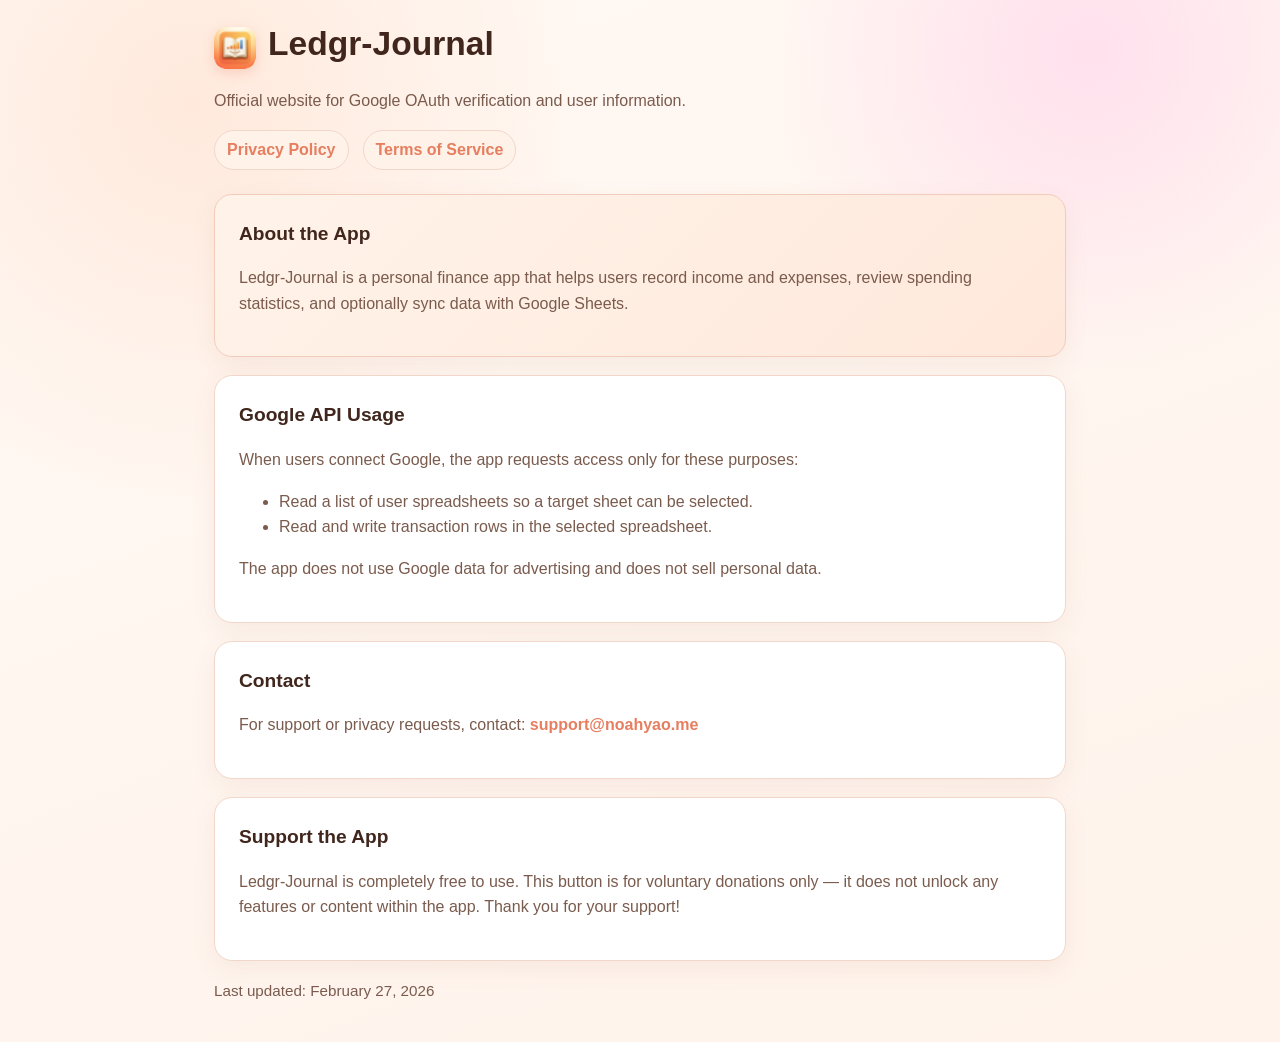
<file: index.html>
<!doctype html>
<html lang="en">
  <head>
    <meta charset="UTF-8" />
    <meta name="viewport" content="width=device-width, initial-scale=1.0" />
    <title>Ledgr-Journal</title>
    <meta
      name="description"
      content="Ledgr-Journal official website. Personal finance tracking with optional Google Sheets sync."
    />
    <link rel="icon" type="image/png" href="./favicon.png" />
    <link rel="shortcut icon" href="./favicon.png" />
    <link rel="apple-touch-icon" href="./favicon.png" />
    <link rel="stylesheet" href="./assets/style.css" />
    <script async src="https://js.stripe.com/v3/buy-button.js"></script>
  </head>
  <body>
    <main class="container">
      <header>
        <div class="brand">
          <img src="./favicon.png" alt="Ledgr icon" />
          <h1>Ledgr-Journal</h1>
        </div>
        <p>Official website for Google OAuth verification and user information.</p>
        <nav>
          <a href="./privacy.html">Privacy Policy</a>
          <a href="./terms.html">Terms of Service</a>
        </nav>
      </header>

      <section class="card hero">
        <h2>About the App</h2>
        <p>
          Ledgr-Journal is a personal finance app that helps users record income and expenses,
          review spending statistics, and optionally sync data with Google Sheets.
        </p>
      </section>

      <section class="card">
        <h2>Google API Usage</h2>
        <p>When users connect Google, the app requests access only for these purposes:</p>
        <ul>
          <li>Read a list of user spreadsheets so a target sheet can be selected.</li>
          <li>Read and write transaction rows in the selected spreadsheet.</li>
        </ul>
        <p>
          The app does not use Google data for advertising and does not sell personal data.
        </p>
      </section>

      <section class="card">
        <h2>Contact</h2>
        <p>
          For support or privacy requests, contact:
          <a href="mailto:support@noahyao.me">support@noahyao.me</a>
        </p>
      </section>

      <section class="card">
        <h2>Support the App</h2>
        <p>
          Ledgr-Journal is completely free to use. This button is for voluntary donations only
          — it does not unlock any features or content within the app. Thank you for your support!
        </p>
        <div style="display: flex; justify-content: center;">
          <stripe-buy-button
            buy-button-id="buy_btn_1T622kJPeX3JWZPYO3TNEjJa"
            publishable-key="pk_live_51RKiCQJPeX3JWZPYUAXyuTEwn1El5sAwBYVTEpux5MhFOMAmzrPpYXBmWV4VtJgASJoNeOaZi9qS5klThMxN8gxR00ezEXsvAI"
          >
          </stripe-buy-button>
        </div>
      </section>

      <footer>
        <p>Last updated: February 27, 2026</p>
      </footer>
    </main>
  </body>
  </html>
</file>
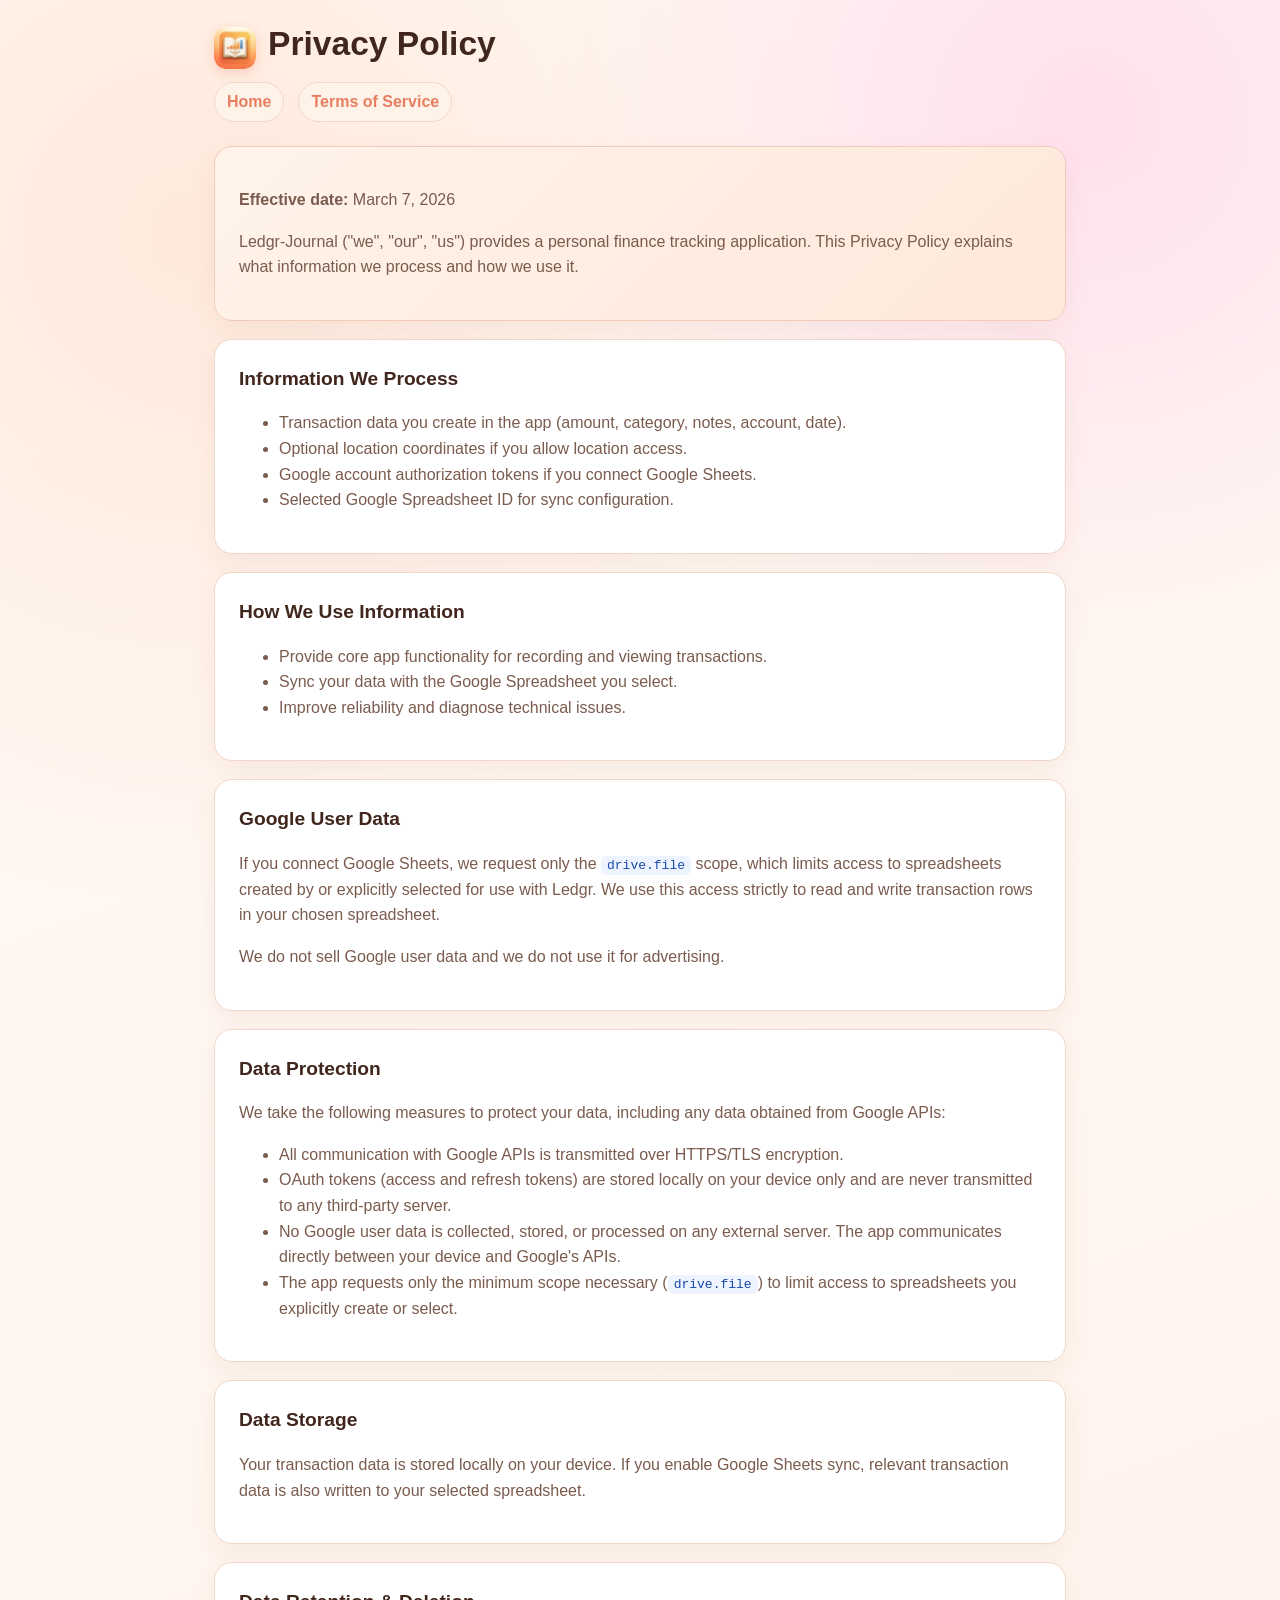
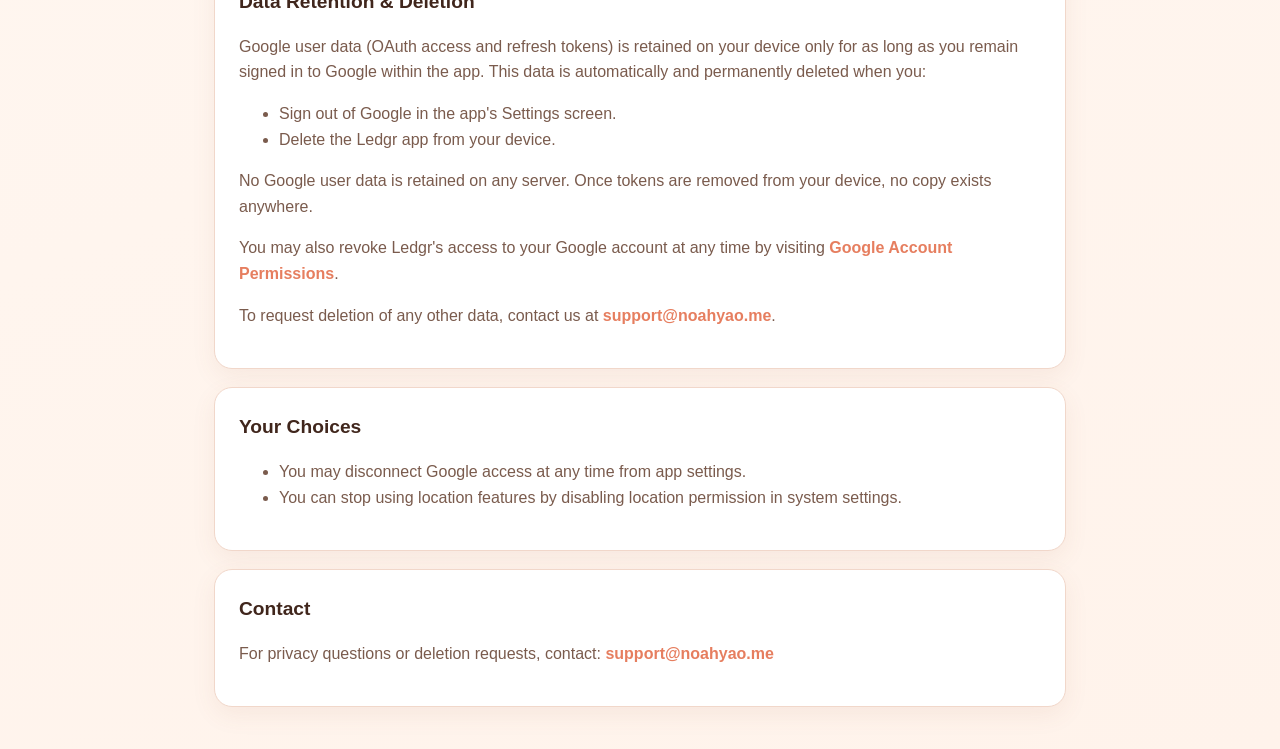
<file: privacy.html>
<!doctype html>
<html lang="en">
  <head>
    <meta charset="UTF-8" />
    <meta name="viewport" content="width=device-width, initial-scale=1.0" />
    <title>Privacy Policy | Ledgr-Journal</title>
    <link rel="icon" type="image/png" href="./favicon.png" />
    <link rel="shortcut icon" href="./favicon.png" />
    <link rel="apple-touch-icon" href="./favicon.png" />
    <link rel="stylesheet" href="./assets/style.css" />
  </head>
  <body>
    <main class="container">
      <header>
        <div class="brand">
          <img src="./favicon.png" alt="Ledgr icon" />
          <h1>Privacy Policy</h1>
        </div>
        <nav>
          <a href="./index.html">Home</a>
          <a href="./terms.html">Terms of Service</a>
        </nav>
      </header>

      <section class="card hero">
        <p><strong>Effective date:</strong> March 7, 2026</p>
        <p>
          Ledgr-Journal ("we", "our", "us") provides a personal finance tracking application.
          This Privacy Policy explains what information we process and how we use it.
        </p>
      </section>

      <section class="card">
        <h2>Information We Process</h2>
        <ul>
          <li>Transaction data you create in the app (amount, category, notes, account, date).</li>
          <li>Optional location coordinates if you allow location access.</li>
          <li>Google account authorization tokens if you connect Google Sheets.</li>
          <li>Selected Google Spreadsheet ID for sync configuration.</li>
        </ul>
      </section>

      <section class="card">
        <h2>How We Use Information</h2>
        <ul>
          <li>Provide core app functionality for recording and viewing transactions.</li>
          <li>Sync your data with the Google Spreadsheet you select.</li>
          <li>Improve reliability and diagnose technical issues.</li>
        </ul>
      </section>

      <section class="card">
        <h2>Google User Data</h2>
        <p>
          If you connect Google Sheets, we request only the <code>drive.file</code> scope, which
          limits access to spreadsheets created by or explicitly selected for use with Ledgr.
          We use this access strictly to read and write transaction rows in your chosen spreadsheet.
        </p>
        <p>We do not sell Google user data and we do not use it for advertising.</p>
      </section>

      <section class="card">
        <h2>Data Protection</h2>
        <p>
          We take the following measures to protect your data, including any data obtained from Google APIs:
        </p>
        <ul>
          <li>All communication with Google APIs is transmitted over HTTPS/TLS encryption.</li>
          <li>OAuth tokens (access and refresh tokens) are stored locally on your device only and are never transmitted to any third-party server.</li>
          <li>No Google user data is collected, stored, or processed on any external server. The app communicates directly between your device and Google's APIs.</li>
          <li>The app requests only the minimum scope necessary (<code>drive.file</code>) to limit access to spreadsheets you explicitly create or select.</li>
        </ul>
      </section>

      <section class="card">
        <h2>Data Storage</h2>
        <p>
          Your transaction data is stored locally on your device. If you enable Google Sheets sync,
          relevant transaction data is also written to your selected spreadsheet.
        </p>
      </section>

      <section class="card">
        <h2>Data Retention &amp; Deletion</h2>
        <p>
          Google user data (OAuth access and refresh tokens) is retained on your device only for as
          long as you remain signed in to Google within the app. This data is automatically and
          permanently deleted when you:
        </p>
        <ul>
          <li>Sign out of Google in the app's Settings screen.</li>
          <li>Delete the Ledgr app from your device.</li>
        </ul>
        <p>
          No Google user data is retained on any server. Once tokens are removed from your device,
          no copy exists anywhere.
        </p>
        <p>
          You may also revoke Ledgr's access to your Google account at any time by visiting
          <a href="https://myaccount.google.com/permissions" target="_blank" rel="noopener">Google Account Permissions</a>.
        </p>
        <p>
          To request deletion of any other data, contact us at
          <a href="mailto:support@noahyao.me">support@noahyao.me</a>.
        </p>
      </section>

      <section class="card">
        <h2>Your Choices</h2>
        <ul>
          <li>You may disconnect Google access at any time from app settings.</li>
          <li>You can stop using location features by disabling location permission in system settings.</li>
        </ul>
      </section>

      <section class="card">
        <h2>Contact</h2>
        <p>
          For privacy questions or deletion requests, contact:
          <a href="mailto:support@noahyao.me">support@noahyao.me</a>
        </p>
      </section>
    </main>
  </body>
  </html>
</file>
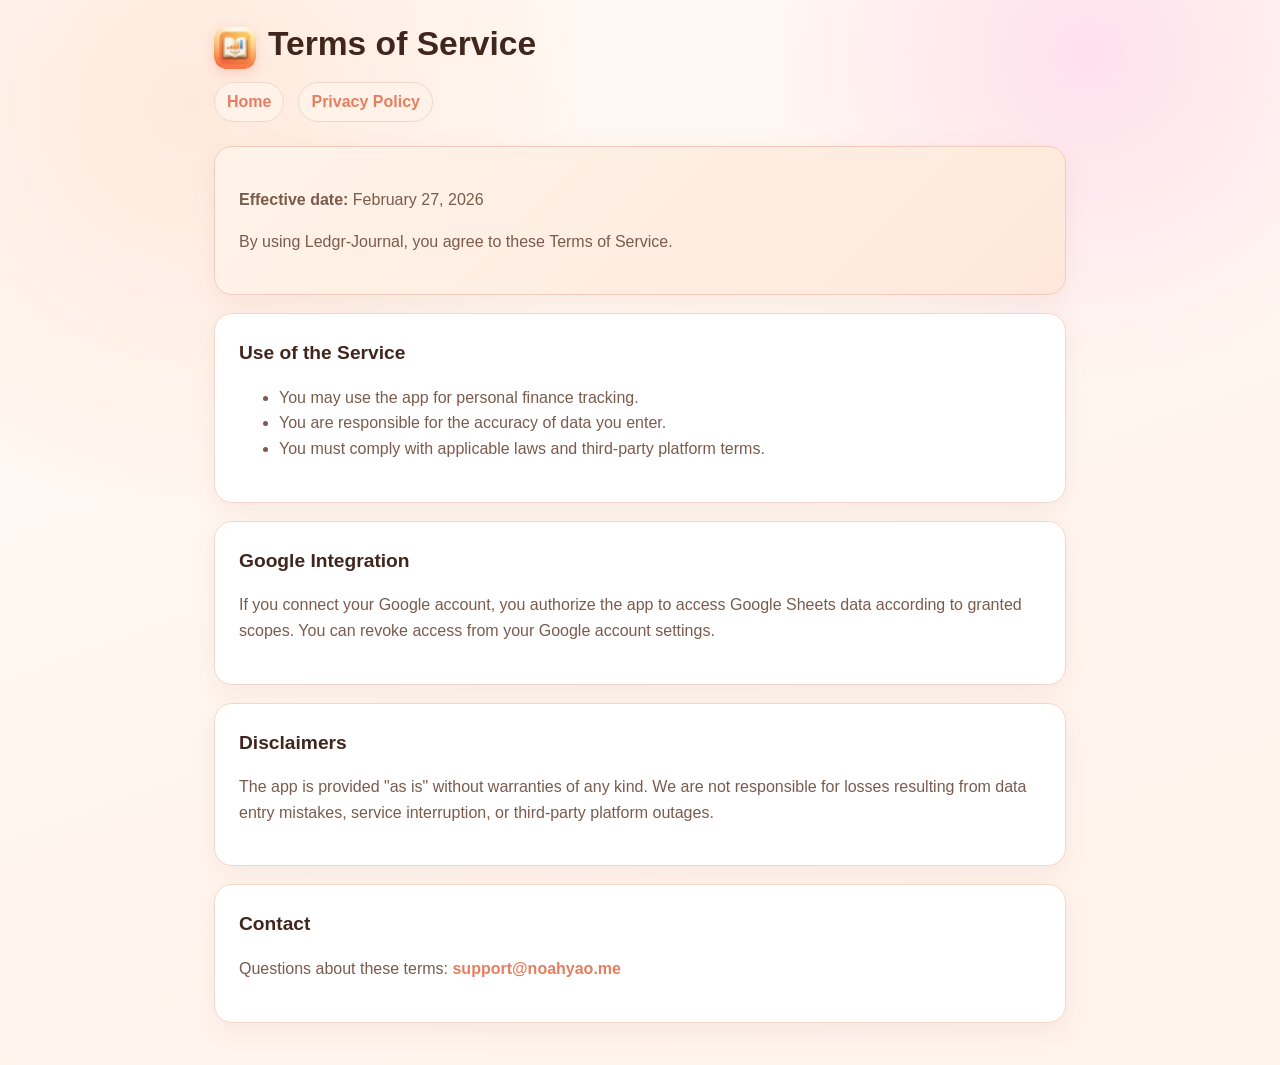
<file: terms.html>
<!doctype html>
<html lang="en">
  <head>
    <meta charset="UTF-8" />
    <meta name="viewport" content="width=device-width, initial-scale=1.0" />
    <title>Terms of Service | Ledgr-Journal</title>
    <link rel="icon" type="image/png" href="./favicon.png" />
    <link rel="shortcut icon" href="./favicon.png" />
    <link rel="apple-touch-icon" href="./favicon.png" />
    <link rel="stylesheet" href="./assets/style.css" />
  </head>
  <body>
    <main class="container">
      <header>
        <div class="brand">
          <img src="./favicon.png" alt="Ledgr icon" />
          <h1>Terms of Service</h1>
        </div>
        <nav>
          <a href="./index.html">Home</a>
          <a href="./privacy.html">Privacy Policy</a>
        </nav>
      </header>

      <section class="card hero">
        <p><strong>Effective date:</strong> February 27, 2026</p>
        <p>
          By using Ledgr-Journal, you agree to these Terms of Service.
        </p>
      </section>

      <section class="card">
        <h2>Use of the Service</h2>
        <ul>
          <li>You may use the app for personal finance tracking.</li>
          <li>You are responsible for the accuracy of data you enter.</li>
          <li>You must comply with applicable laws and third-party platform terms.</li>
        </ul>
      </section>

      <section class="card">
        <h2>Google Integration</h2>
        <p>
          If you connect your Google account, you authorize the app to access Google Sheets data
          according to granted scopes. You can revoke access from your Google account settings.
        </p>
      </section>

      <section class="card">
        <h2>Disclaimers</h2>
        <p>
          The app is provided "as is" without warranties of any kind. We are not responsible for
          losses resulting from data entry mistakes, service interruption, or third-party platform
          outages.
        </p>
      </section>

      <section class="card">
        <h2>Contact</h2>
        <p>
          Questions about these terms:
          <a href="mailto:support@noahyao.me">support@noahyao.me</a>
        </p>
      </section>
    </main>
  </body>
  </html>
</file>
<file: assets/style.css>
:root {
  --bg: #fff8f2;
  --surface: #ffffff;
  --text: #40261c;
  --muted: #7a5b4d;
  --primary: #e67e5f;
  --border: #f1d7ca;
  --accent: #ffd8c8;
}

* {
  box-sizing: border-box;
}

body {
  margin: 0;
  font-family: "Avenir Next", "Trebuchet MS", "Segoe UI", "Helvetica Neue", Arial, sans-serif;
  color: var(--text);
  background:
    radial-gradient(circle at 15% 10%, #ffe9dc 0, transparent 28%),
    radial-gradient(circle at 85% 5%, #ffe0ed 0, transparent 22%),
    linear-gradient(160deg, #fff9f4 0%, #fff3eb 100%);
  line-height: 1.6;
}

.container {
  max-width: 900px;
  margin: 0 auto;
  padding: 24px;
}

header {
  margin-bottom: 24px;
}

.brand {
  display: flex;
  align-items: center;
  gap: 12px;
}

.brand img {
  width: 42px;
  height: 42px;
  border-radius: 12px;
  box-shadow: 0 4px 12px rgba(230, 126, 95, 0.25);
}

.card {
  background: var(--surface);
  border: 1px solid var(--border);
  border-radius: 18px;
  padding: 24px;
  margin-bottom: 18px;
  box-shadow: 0 8px 24px rgba(153, 84, 61, 0.08);
}

h1 {
  margin: 0 0 8px;
  font-size: 2.1rem;
  line-height: 1.2;
}

h2 {
  margin-top: 0;
  font-size: 1.2rem;
}

p,
li {
  color: var(--muted);
}

a {
  color: var(--primary);
  text-decoration: none;
  font-weight: 600;
}

a:hover {
  text-decoration: underline;
}

nav {
  display: flex;
  gap: 14px;
  flex-wrap: wrap;
  margin-top: 10px;
}

nav a {
  background: #fff2e9;
  border: 1px solid var(--border);
  border-radius: 999px;
  padding: 6px 12px;
}

nav a:hover {
  background: #ffe7d9;
  text-decoration: none;
}

footer {
  margin-top: 12px;
  color: var(--muted);
  font-size: 0.95rem;
}

.hero {
  background: linear-gradient(135deg, #fff3e9 0%, #ffe8db 100%);
  border-color: #f3cbbb;
}

.tiny {
  font-size: 0.9rem;
}

code {
  background: #eef4ff;
  color: #1849a9;
  border-radius: 6px;
  padding: 2px 6px;
}
</file>
